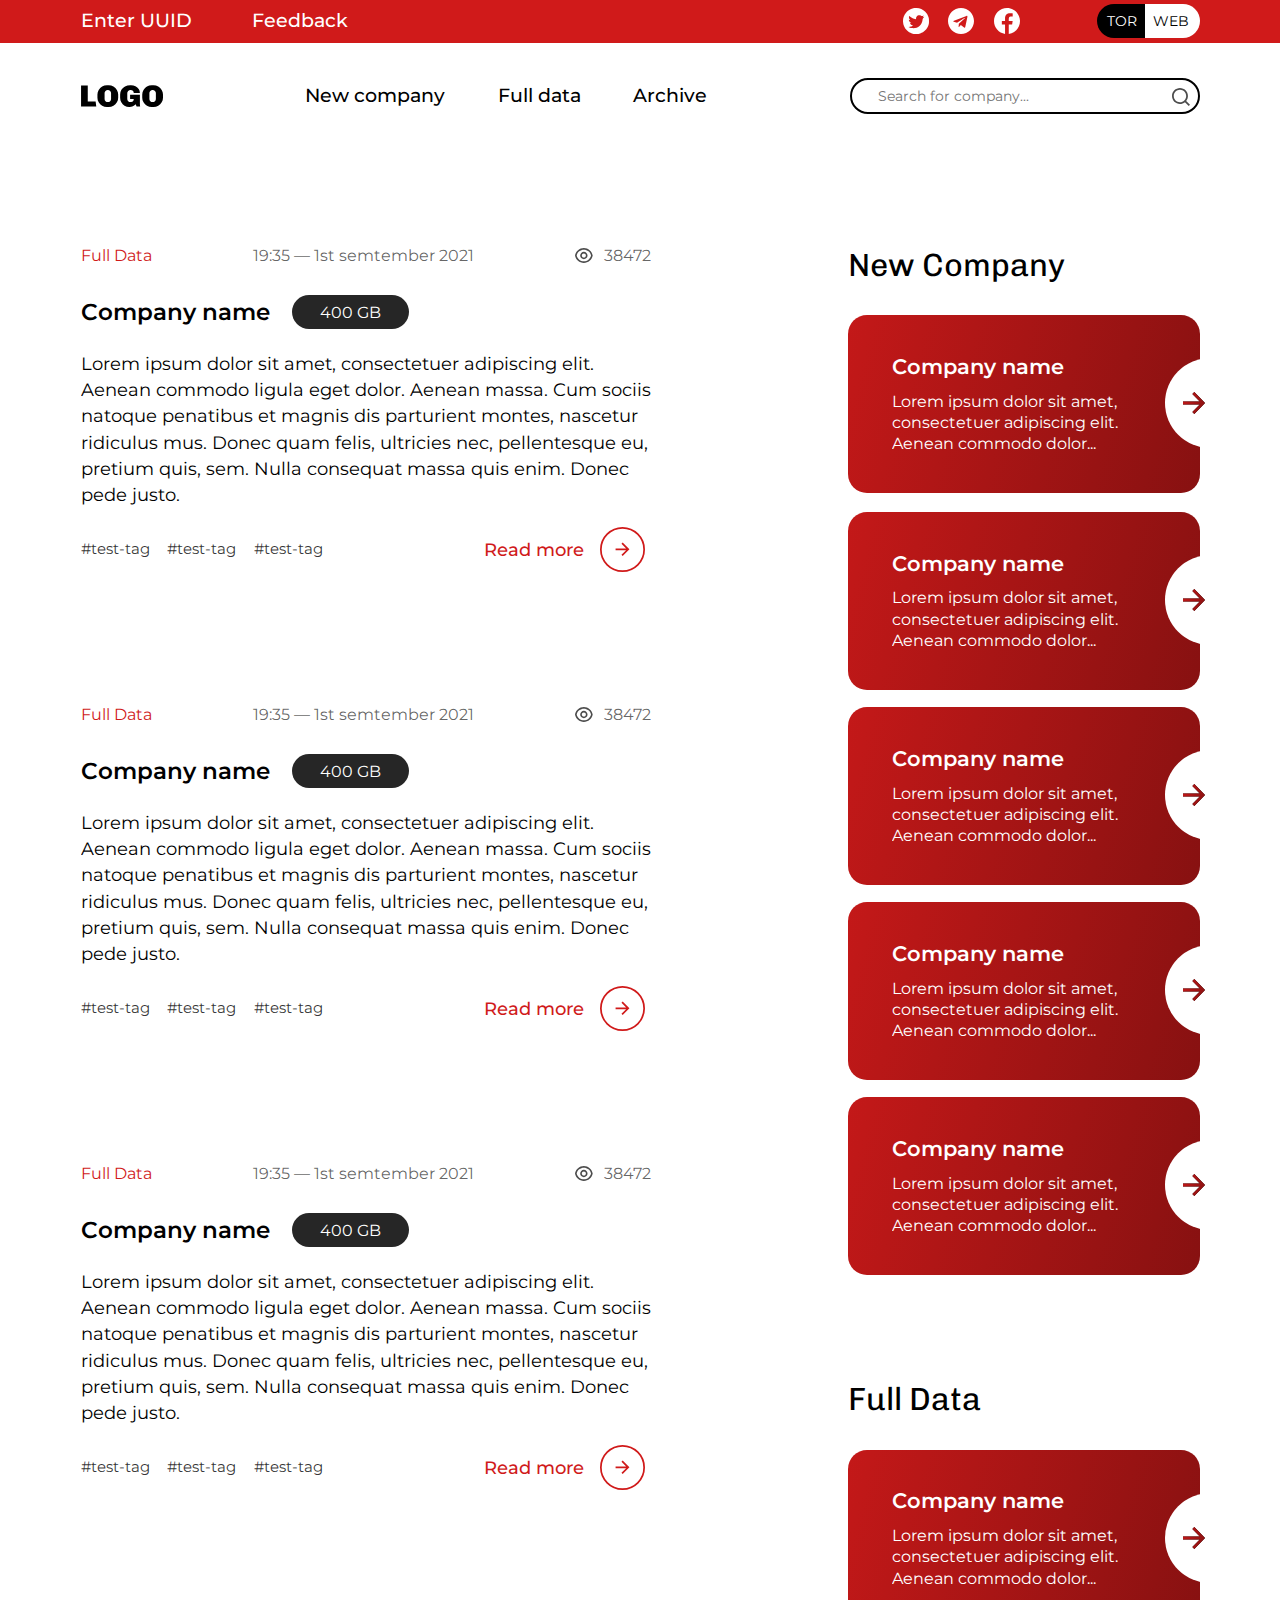
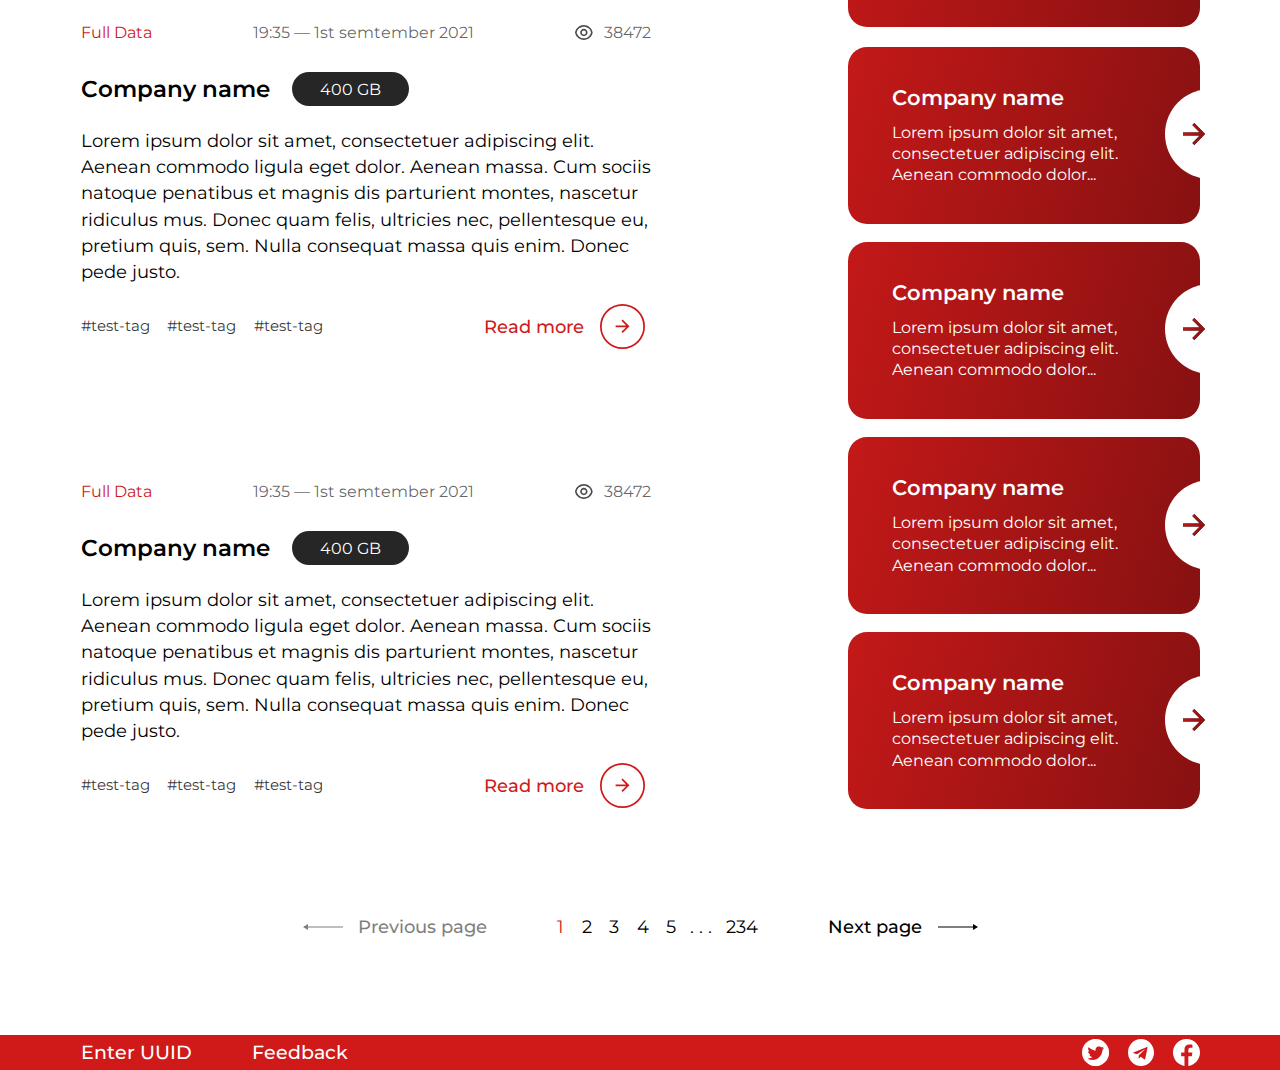
<file: index.html>
<!DOCTYPE html>
<html lang="ru">
  <head>
    <meta charset="UTF-8" />
    <meta http-equiv="X-UA-Compatible" content="IE=edge" />
    <link rel="stylesheet" href="./assets/css/reset.css" />
    <link rel="stylesheet" href="./assets/css/bootstrap-grid.min.css" />
    <link rel="stylesheet" href="./assets/css/style.css" />
    <script src="https://ajax.googleapis.com/ajax/libs/jquery/3.1.1/jquery.min.js"></script>
    <script src="./assets/js/jquery.mask.min.js"></script>
    <title>Fulix - Main</title>
  </head>
  <body>
    <div class="wrapper">
      <div id="UUID" class="mainModal">
        <div class="modalUUID">
          <a href="#close" title="Закрыть" class="close">X</a>
          <h2>ENTER UUID</h2>
          <p>
            Lorem ipsum dolor sit amet, consectetuer adipiscing elit. Aenean
            commodo ligula eget dolor. Aenean massa. Cum sociis natoque
            penatibus et magnis dis parturient
          </p>
          <form action="index.html">
            <input
              class="uuid-input"
              name="UUID-text"
              type="text"
              maxlength="20"
              minlength="19"
              required
              placeholder="XXXX-XXXX-XXXX..."
            />
            <input type="submit" value="ENTER" />
          </form>
          <p class="gotofb">
            If you do not have UUID, please contact via the
            <a href="#feedback">feedback</a> form
          </p>
        </div>
      </div>
      <div id="feedback" class="mainModal">
        <div class="modalFeedback">
          <a href="#close" title="Закрыть" class="close">X</a>
          <h2>FEEDBACK</h2>
          <p>
            Lorem ipsum dolor sit amet, consectetuer adipiscing elit. Aenean
            commodo ligula eget dolor. Aenean massa. Cum sociis natoque
            penatibus et magnis dis parturient
          </p>
          <form autocomplete="on" action="index.html">
            <input
              name="feedback-name"
              required
              autocomplete="on"
              id="1"
              type="text"
              placeholder="Your name"
            />
            <input
              id="2"
              required
              name="feedback-contacts"
              autocomplete="on"
              type="email"
              placeholder="Your email"
            />
            <textarea
              name="feedback-message"
              required
              id="3"
              cols="30"
              rows="4"
              minlength="20"
              placeholder="Your message"
            ></textarea>
            <input type="submit" value="SEND" />
          </form>
        </div>
      </div>
      <header>
        <div class="container">
          <div class="row">
            <div class="header-content">
              <div class="header-start">
                <a href="#UUID">
                  <span>Enter UUID</span>
                </a>
                <a href="#feedback">
                  <span>Feedback</span>
                </a>
              </div>
              <div class="header-end">
                <div class="header-socials">
                  <a href="#">
                    <img src="./assets/images/twitter.svg" alt="twitter" />
                  </a>
                  <a href="#">
                    <img src="./assets/images/telegram.svg" alt="telegram" />
                  </a>
                  <a href="#">
                    <img src="./assets/images/facebook.svg" alt="facebook" />
                  </a>
                </div>
                <div class="header-buttons">
                  <button class="b_tor">TOR</button>
                  <button class="b_web">WEB</button>
                </div>
              </div>
            </div>
          </div>
        </div>
      </header>
      <main>
        <div class="container">
          <div class="row">
            <div class="sub-header">
              <div class="sh-start">
                <img src="./assets/images/Logo.svg" alt="Logo" />
              </div>
              <div class="sh-midle">
                <nav class="sh-midle-nav">
                  <ul>
                    <li class="sh-m-l"><a href="#">New company</a></li>
                    <li class="sh-m-l"><a href="#">Full data</a></li>
                    <li class="sh-m-l"><a href="#">Archive</a></li>
                  </ul>
                </nav>
              </div>
              <div class="sh-end">
                <form class="news-search">
                  <input
                    class="news-search_input"
                    type="text"
                    placeholder="Search for company..."
                  />
                  <button class="news-search_button" type="submit">
                    <img src="./assets/images/n-search.svg" alt="" />
                  </button>
                </form>
              </div>
            </div>
            <div class="m-main-content">
              <div class="m-c-main">
                <div class="ann-block">
                  <div class="a-b-head">
                    <div class="a-b-h-typedata">Full Data</div>
                    <div class="a-b-h-time">19:35 — 1st semtember 2021</div>
                    <div class="a-b-h-views-count d-flex">
                      <img src="./assets/images/views-count.svg" alt="" />
                      <p class="a-b-h-v-c-views">38472</p>
                    </div>
                  </div>
                  <div class="a-b-name">
                    <div class="a-b-n-name">Company name</div>
                    <span class="a-b-n-tag">400 GB</span>
                  </div>
                  <div class="a-b-text">
                    Lorem ipsum dolor sit amet, consectetuer adipiscing elit.
                    Aenean commodo ligula eget dolor. Aenean massa. Cum sociis
                    natoque penatibus et magnis dis parturient montes, nascetur
                    ridiculus mus. Donec quam felis, ultricies nec, pellentesque
                    eu, pretium quis, sem. Nulla consequat massa quis enim.
                    Donec pede justo.
                  </div>
                  <div class="a-b-bottom">
                    <div class="a-b-b-tags">
                      <span class="a-b-b-t-tag">#test-tag</span>
                      <span class="a-b-b-t-tag">#test-tag</span>
                      <span class="a-b-b-t-tag">#test-tag</span>
                    </div>
                    <div class="a-b-b-readmore">
                      <a href="#" class="a-b-b-r-link">
                        <button class="a-b-b-r-l-button">
                          <p class="a-b-b-r-l-b-text">Read more</p>
                          <img
                            class="a-b-b-r-l-b-img"
                            src="./assets/images/readmore-arrow.svg"
                            alt="arrow"
                          />
                        </button>
                      </a>
                    </div>
                  </div>
                </div>
                <div class="ann-block">
                  <div class="a-b-head">
                    <div class="a-b-h-typedata">Full Data</div>
                    <div class="a-b-h-time">19:35 — 1st semtember 2021</div>
                    <div class="a-b-h-views-count d-flex">
                      <img src="./assets/images/views-count.svg" alt="" />
                      <p class="a-b-h-v-c-views">38472</p>
                    </div>
                  </div>
                  <div class="a-b-name">
                    <div class="a-b-n-name">Company name</div>
                    <span class="a-b-n-tag">400 GB</span>
                  </div>
                  <div class="a-b-text">
                    Lorem ipsum dolor sit amet, consectetuer adipiscing elit.
                    Aenean commodo ligula eget dolor. Aenean massa. Cum sociis
                    natoque penatibus et magnis dis parturient montes, nascetur
                    ridiculus mus. Donec quam felis, ultricies nec, pellentesque
                    eu, pretium quis, sem. Nulla consequat massa quis enim.
                    Donec pede justo.
                  </div>
                  <div class="a-b-bottom">
                    <div class="a-b-b-tags">
                      <span class="a-b-b-t-tag">#test-tag</span>
                      <span class="a-b-b-t-tag">#test-tag</span>
                      <span class="a-b-b-t-tag">#test-tag</span>
                    </div>
                    <div class="a-b-b-readmore">
                      <a href="#" class="a-b-b-r-link">
                        <button class="a-b-b-r-l-button">
                          <p class="a-b-b-r-l-b-text">Read more</p>
                          <img
                            class="a-b-b-r-l-b-img"
                            src="./assets/images/readmore-arrow.svg"
                            alt="arrow"
                          />
                        </button>
                      </a>
                    </div>
                  </div>
                </div>
                <div class="ann-block">
                  <div class="a-b-head">
                    <div class="a-b-h-typedata">Full Data</div>
                    <div class="a-b-h-time">19:35 — 1st semtember 2021</div>
                    <div class="a-b-h-views-count d-flex">
                      <img src="./assets/images/views-count.svg" alt="" />
                      <p class="a-b-h-v-c-views">38472</p>
                    </div>
                  </div>
                  <div class="a-b-name">
                    <div class="a-b-n-name">Company name</div>
                    <span class="a-b-n-tag">400 GB</span>
                  </div>
                  <div class="a-b-text">
                    Lorem ipsum dolor sit amet, consectetuer adipiscing elit.
                    Aenean commodo ligula eget dolor. Aenean massa. Cum sociis
                    natoque penatibus et magnis dis parturient montes, nascetur
                    ridiculus mus. Donec quam felis, ultricies nec, pellentesque
                    eu, pretium quis, sem. Nulla consequat massa quis enim.
                    Donec pede justo.
                  </div>
                  <div class="a-b-bottom">
                    <div class="a-b-b-tags">
                      <span class="a-b-b-t-tag">#test-tag</span>
                      <span class="a-b-b-t-tag">#test-tag</span>
                      <span class="a-b-b-t-tag">#test-tag</span>
                    </div>
                    <div class="a-b-b-readmore">
                      <a href="#" class="a-b-b-r-link">
                        <button class="a-b-b-r-l-button">
                          <p class="a-b-b-r-l-b-text">Read more</p>
                          <img
                            class="a-b-b-r-l-b-img"
                            src="./assets/images/readmore-arrow.svg"
                            alt="arrow"
                          />
                        </button>
                      </a>
                    </div>
                  </div>
                </div>
                <div class="ann-block">
                  <div class="a-b-head">
                    <div class="a-b-h-typedata">Full Data</div>
                    <div class="a-b-h-time">19:35 — 1st semtember 2021</div>
                    <div class="a-b-h-views-count d-flex">
                      <img src="./assets/images/views-count.svg" alt="" />
                      <p class="a-b-h-v-c-views">38472</p>
                    </div>
                  </div>
                  <div class="a-b-name">
                    <div class="a-b-n-name">Company name</div>
                    <span class="a-b-n-tag">400 GB</span>
                  </div>
                  <div class="a-b-text">
                    Lorem ipsum dolor sit amet, consectetuer adipiscing elit.
                    Aenean commodo ligula eget dolor. Aenean massa. Cum sociis
                    natoque penatibus et magnis dis parturient montes, nascetur
                    ridiculus mus. Donec quam felis, ultricies nec, pellentesque
                    eu, pretium quis, sem. Nulla consequat massa quis enim.
                    Donec pede justo.
                  </div>
                  <div class="a-b-bottom">
                    <div class="a-b-b-tags">
                      <span class="a-b-b-t-tag">#test-tag</span>
                      <span class="a-b-b-t-tag">#test-tag</span>
                      <span class="a-b-b-t-tag">#test-tag</span>
                    </div>
                    <div class="a-b-b-readmore">
                      <a href="#" class="a-b-b-r-link">
                        <button class="a-b-b-r-l-button">
                          <p class="a-b-b-r-l-b-text">Read more</p>
                          <img
                            class="a-b-b-r-l-b-img"
                            src="./assets/images/readmore-arrow.svg"
                            alt="arrow"
                          />
                        </button>
                      </a>
                    </div>
                  </div>
                </div>
                <div class="ann-block">
                  <div class="a-b-head">
                    <div class="a-b-h-typedata">Full Data</div>
                    <div class="a-b-h-time">19:35 — 1st semtember 2021</div>
                    <div class="a-b-h-views-count d-flex">
                      <img src="./assets/images/views-count.svg" alt="" />
                      <p class="a-b-h-v-c-views">38472</p>
                    </div>
                  </div>
                  <div class="a-b-name">
                    <div class="a-b-n-name">Company name</div>
                    <span class="a-b-n-tag">400 GB</span>
                  </div>
                  <div class="a-b-text">
                    Lorem ipsum dolor sit amet, consectetuer adipiscing elit.
                    Aenean commodo ligula eget dolor. Aenean massa. Cum sociis
                    natoque penatibus et magnis dis parturient montes, nascetur
                    ridiculus mus. Donec quam felis, ultricies nec, pellentesque
                    eu, pretium quis, sem. Nulla consequat massa quis enim.
                    Donec pede justo.
                  </div>
                  <div class="a-b-bottom">
                    <div class="a-b-b-tags">
                      <span class="a-b-b-t-tag">#test-tag</span>
                      <span class="a-b-b-t-tag">#test-tag</span>
                      <span class="a-b-b-t-tag">#test-tag</span>
                    </div>
                    <div class="a-b-b-readmore">
                      <a href="#" class="a-b-b-r-link">
                        <button class="a-b-b-r-l-button">
                          <p class="a-b-b-r-l-b-text">Read more</p>
                          <img
                            class="a-b-b-r-l-b-img"
                            src="./assets/images/readmore-arrow.svg"
                            alt="arrow"
                          />
                        </button>
                      </a>
                    </div>
                  </div>
                </div>
              </div>
              <div class="m-c-aside">
                <div class="m-c-aside-1">
                  <h2 class="aside-head">New Company</h2>
                  <div class="aside-card">
                    <a href="#">
                      <div class="aside-card-content">
                        <h3 class="a-c-c-h3">Company name</h3>
                        <h4 class="a-c-c-h4">
                          Lorem ipsum dolor sit amet, consectetuer adipiscing
                          elit. Aenean commodo dolor...
                        </h4>
                      </div>
                    </a>
                  </div>
                  <div class="aside-card">
                    <a href="#">
                      <div class="aside-card-content">
                        <h3 class="a-c-c-h3">Company name</h3>
                        <h4 class="a-c-c-h4">
                          Lorem ipsum dolor sit amet, consectetuer adipiscing
                          elit. Aenean commodo dolor...
                        </h4>
                      </div>
                    </a>
                  </div>
                  <div class="aside-card">
                    <a href="#">
                      <div class="aside-card-content">
                        <h3 class="a-c-c-h3">Company name</h3>
                        <h4 class="a-c-c-h4">
                          Lorem ipsum dolor sit amet, consectetuer adipiscing
                          elit. Aenean commodo dolor...
                        </h4>
                      </div>
                    </a>
                  </div>
                  <div class="aside-card">
                    <a href="#">
                      <div class="aside-card-content">
                        <h3 class="a-c-c-h3">Company name</h3>
                        <h4 class="a-c-c-h4">
                          Lorem ipsum dolor sit amet, consectetuer adipiscing
                          elit. Aenean commodo dolor...
                        </h4>
                      </div>
                    </a>
                  </div>
                  <div class="aside-card">
                    <a href="#">
                      <div class="aside-card-content">
                        <h3 class="a-c-c-h3">Company name</h3>
                        <h4 class="a-c-c-h4">
                          Lorem ipsum dolor sit amet, consectetuer adipiscing
                          elit. Aenean commodo dolor...
                        </h4>
                      </div>
                    </a>
                  </div>
                </div>
                <div class="m-c-aside-2">
                  <h2 class="aside-head">Full Data</h2>
                  <div class="aside-card">
                    <a href="#">
                      <div class="aside-card-content">
                        <h3 class="a-c-c-h3">Company name</h3>
                        <h4 class="a-c-c-h4">
                          Lorem ipsum dolor sit amet, consectetuer adipiscing
                          elit. Aenean commodo dolor...
                        </h4>
                      </div>
                    </a>
                  </div>
                  <div class="aside-card">
                    <a href="#">
                      <div class="aside-card-content">
                        <h3 class="a-c-c-h3">Company name</h3>
                        <h4 class="a-c-c-h4">
                          Lorem ipsum dolor sit amet, consectetuer adipiscing
                          elit. Aenean commodo dolor...
                        </h4>
                      </div>
                    </a>
                  </div>
                  <div class="aside-card">
                    <a href="#">
                      <div class="aside-card-content">
                        <h3 class="a-c-c-h3">Company name</h3>
                        <h4 class="a-c-c-h4">
                          Lorem ipsum dolor sit amet, consectetuer adipiscing
                          elit. Aenean commodo dolor...
                        </h4>
                      </div>
                    </a>
                  </div>
                  <div class="aside-card">
                    <a href="#">
                      <div class="aside-card-content">
                        <h3 class="a-c-c-h3">Company name</h3>
                        <h4 class="a-c-c-h4">
                          Lorem ipsum dolor sit amet, consectetuer adipiscing
                          elit. Aenean commodo dolor...
                        </h4>
                      </div>
                    </a>
                  </div>
                  <div class="aside-card">
                    <a href="#">
                      <div class="aside-card-content">
                        <h3 class="a-c-c-h3">Company name</h3>
                        <h4 class="a-c-c-h4">
                          Lorem ipsum dolor sit amet, consectetuer adipiscing
                          elit. Aenean commodo dolor...
                        </h4>
                      </div>
                    </a>
                  </div>
                </div>
              </div>
            </div>
            <div class="main-nav">
              <div class="main-nav-nav">
                <a class="m-n-n-link link-unactive" href="#">
                  <img src="./assets/images/prev-arrow.svg" alt="" />
                  <p class="m-n-n-l-text">Previous page</p>
                </a>
                <div class="main-nav-numbers">
                  <a class="m-n-n-number number-active" href="#">1</a>
                  <a class="m-n-n-number" href="#">2</a>
                  <a class="m-n-n-number" href="#">3</a>
                  <a class="m-n-n-number" href="#">4</a>
                  <a class="m-n-n-number" href="#">5</a>
                  <span>. . .</span>
                  <a class="m-n-n-number" href="#">234</a>
                </div>
                <a class="m-n-n-link" href="#">
                  <p class="m-n-n-l-text">Next page</p>
                  <img src="./assets/images/next-arrow.svg" alt="" />
                </a>
              </div>
            </div>
          </div>
        </div>
      </main>
      <footer>
        <div class="container">
          <div class="row">
            <div class="header-content">
              <div class="header-start">
                <a href="#UUID">
                  <span>Enter UUID</span>
                </a>
                <a href="#feedback">
                  <span>Feedback</span>
                </a>
              </div>
              <div class="header-end">
                <div class="header-socials">
                  <a href="#">
                    <img src="./assets/images/twitter.svg" alt="twitter" />
                  </a>
                  <a href="#">
                    <img src="./assets/images/telegram.svg" alt="telegram" />
                  </a>
                  <a href="#">
                    <img src="./assets/images/facebook.svg" alt="facebook" />
                  </a>
                </div>
              </div>
            </div>
          </div>
        </div>
      </footer>
    </div>
  </body>
  <script>
    $("body").on("input", ".uuid-input", function () {
      this.value = this.value.toUpperCase();
      $(".uuid-input").mask("AAAA-AAAA-AAAA-AAAA", {
        translation: {
          A: { pattern: /[A-Za-z0-9]/ },
        },
      });
    });
  </script>
</html>
</file>
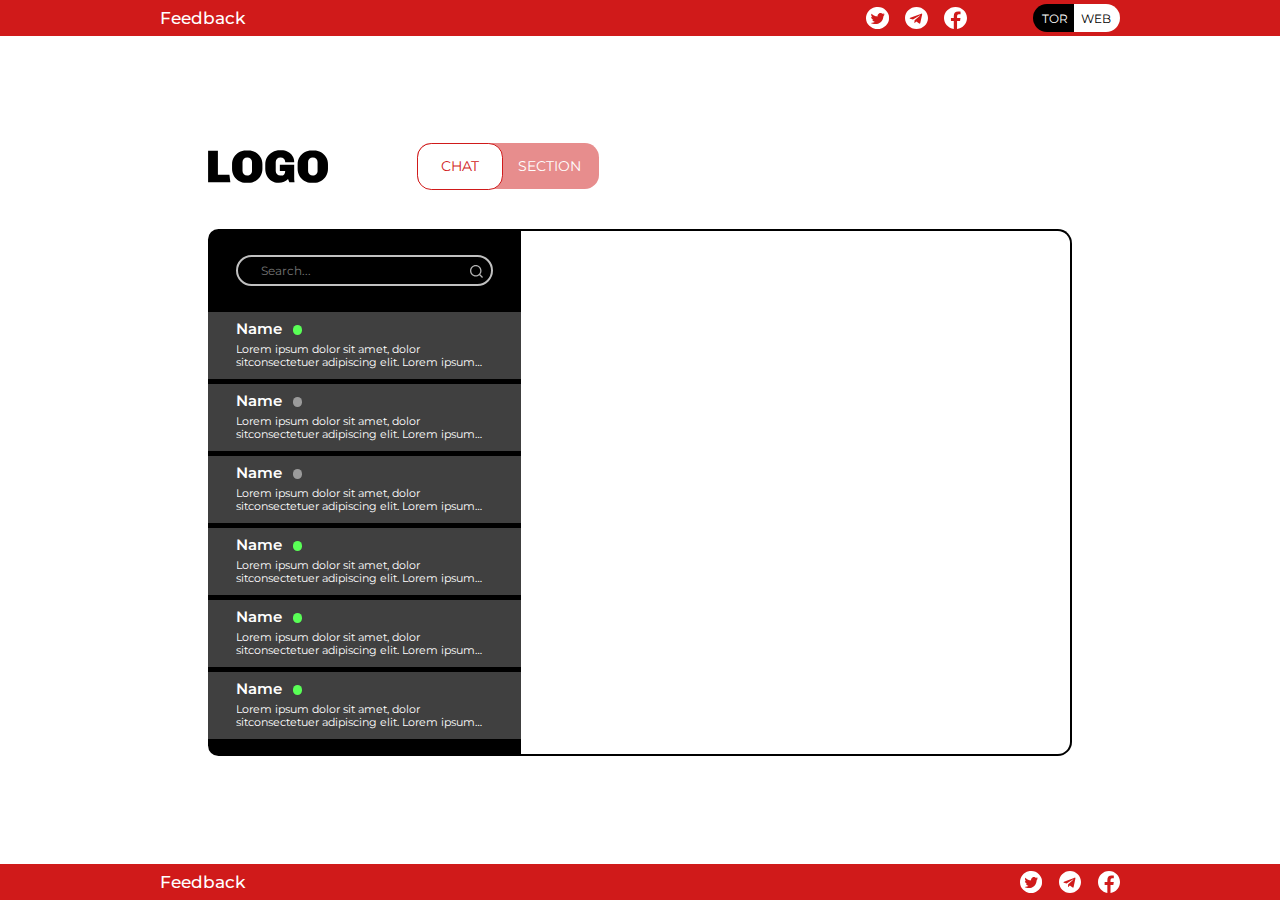
<file: chat-support.html>
<!DOCTYPE html>
<html lang="ru">
  <head>
    <meta charset="UTF-8" />
    <meta http-equiv="X-UA-Compatible" content="IE=edge" />
    <link rel="stylesheet" href="./assets/css/reset.css" />
    <link rel="stylesheet" href="./assets/css/support-style.css" />
    <script src="https://ajax.googleapis.com/ajax/libs/jquery/3.1.1/jquery.min.js"></script>
    <title>Fulix - Chat (support)</title>
  </head>

  <body>
    <div class="wrapper">
      <header>
        <div class="header-content wrp">
          <div class="header-start">
            <span>Feedback</span>
          </div>
          <div class="header-end">
            <div class="header-socials">
              <a href="#">
                <img src="./assets/images/twitter.svg" alt="twitter" />
              </a>
              <a href="#">
                <img src="./assets/images/telegram.svg" alt="telegram" />
              </a>
              <a href="#">
                <img src="./assets/images/facebook.svg" alt="facebook" />
              </a>
            </div>
            <div class="header-buttons">
              <button class="b_tor">TOR</button>
              <button class="b_web">WEB</button>
            </div>
          </div>
        </div>
      </header>
      <main class="chat">
        <div class="chat-content wrp">
          <div class="chat-head">
            <img class="chat-head_img" src="./assets/images/Logo.svg" alt="" />
            <label class="checkbox-red">
              <input id="change" type="checkbox" />
              <span
                class="checkbox-red-switch"
                data-label-on="SECTION"
                data-label-off="CHAT"
              ></span>
            </label>
          </div>
          <div class="chat-body">
            <div class="chats">
              <div class="chats-head">
                <form class="chats-search">
                  <input
                    class="chats-search_input"
                    type="text"
                    placeholder="Search..."
                  />
                  <button class="chats-search_button" type="submit">
                    <img src="./assets/images/search.svg" alt="" />
                  </button>
                </form>
              </div>
              <div class="chats-content">
                <div id="tabsDiv">
                  <ul class="ulClass" style="height: 300px">
                    <li>
                      <button
                        class="linkClass"
                        onclick="displayContent(event, 'chat1')"
                      >
                        <div class="subject_name online">Name</div>
                        <div class="subject_preview">
                          Lorem ipsum dolor sit amet, dolor sitconsectetuer
                          adipiscing elit. Lorem ipsum dolor sit amet, dolor
                          sitconsectetuer adipiscing elit. Lorem ipsum dolor sit
                          amet, dolor sitconsectetuer adipiscing elit. Lorem
                          ipsum dolor sit amet, dolor sitconsectetuer adipiscing
                          elit. Lorem ipsum dolor sit amet, dolor
                          sitconsectetuer adipiscing elit.
                        </div>
                      </button>
                    </li>
                    <li>
                      <button
                        class="linkClass"
                        onclick="displayContent(event, 'chat2')"
                      >
                        <div class="subject_name">Name</div>
                        <div class="subject_preview">
                          Lorem ipsum dolor sit amet, dolor sitconsectetuer
                          adipiscing elit. Lorem ipsum dolor sit amet, dolor
                          sitconsectetuer adipiscing elit. Lorem ipsum dolor sit
                          amet, dolor sitconsectetuer adipiscing elit. Lorem
                          ipsum dolor sit amet, dolor sitconsectetuer adipiscing
                          elit. Lorem ipsum dolor sit amet, dolor
                          sitconsectetuer adipiscing elit.
                        </div>
                      </button>
                    </li>
                    <li>
                      <button
                        class="linkClass"
                        onclick="displayContent(event, 'chat3')"
                      >
                        <div class="subject_name">Name</div>
                        <div class="subject_preview">
                          Lorem ipsum dolor sit amet, dolor sitconsectetuer
                          adipiscing elit. Lorem ipsum dolor sit amet, dolor
                          sitconsectetuer adipiscing elit. Lorem ipsum dolor sit
                          amet, dolor sitconsectetuer adipiscing elit. Lorem
                          ipsum dolor sit amet, dolor sitconsectetuer adipiscing
                          elit. Lorem ipsum dolor sit amet, dolor
                          sitconsectetuer adipiscing elit.
                        </div>
                      </button>
                    </li>
                    <li>
                      <button
                        class="linkClass"
                        onclick="displayContent(event, 'chat4')"
                      >
                        <div class="subject_name online">Name</div>
                        <div class="subject_preview">
                          Lorem ipsum dolor sit amet, dolor sitconsectetuer
                          adipiscing elit. Lorem ipsum dolor sit amet, dolor
                          sitconsectetuer adipiscing elit. Lorem ipsum dolor sit
                          amet, dolor sitconsectetuer adipiscing elit. Lorem
                          ipsum dolor sit amet, dolor sitconsectetuer adipiscing
                          elit. Lorem ipsum dolor sit amet, dolor
                          sitconsectetuer adipiscing elit.
                        </div>
                      </button>
                    </li>
                    <li>
                      <button
                        class="linkClass"
                        onclick="displayContent(event, 'chat5')"
                      >
                        <div class="subject_name online">Name</div>
                        <div class="subject_preview">
                          Lorem ipsum dolor sit amet, dolor sitconsectetuer
                          adipiscing elit. Lorem ipsum dolor sit amet, dolor
                          sitconsectetuer adipiscing elit. Lorem ipsum dolor sit
                          amet, dolor sitconsectetuer adipiscing elit. Lorem
                          ipsum dolor sit amet, dolor sitconsectetuer adipiscing
                          elit. Lorem ipsum dolor sit amet, dolor
                          sitconsectetuer adipiscing elit.
                        </div>
                      </button>
                    </li>
                    <li>
                      <button
                        class="linkClass"
                        onclick="displayContent(event, 'chat6')"
                      >
                        <div class="subject_name online">Name</div>
                        <div class="subject_preview">
                          Lorem ipsum dolor sit amet, dolor sitconsectetuer
                          adipiscing elit. Lorem ipsum dolor sit amet, dolor
                          sitconsectetuer adipiscing elit. Lorem ipsum dolor sit
                          amet, dolor sitconsectetuer adipiscing elit. Lorem
                          ipsum dolor sit amet, dolor sitconsectetuer adipiscing
                          elit. Lorem ipsum dolor sit amet, dolor
                          sitconsectetuer adipiscing elit.
                        </div>
                      </button>
                    </li>
                  </ul>
                </div>
              </div>
            </div>
            <div class="chats-active">
              <div id="chat1" class="contentClass">
                <div class="timer">
                  <div id="timer"></div>
                </div>
                <div class="subject-chat_headname">
                  <h3>Example text</h3>
                  <h4>example text</h4>
                </div>
                <div class="subject-chat_messenger">
                  <div class="messenger_user m_message">
                    <div class="message_head">
                      <div class="message_name">Name</div>
                      <div class="message_status">
                        <img src="./assets/images/read.svg" alt="" />
                      </div>
                      <div class="message_time">10:42</div>
                    </div>
                    <div class="message_content">
                      <div class="message_block">
                        <p class="message_text">
                          Lorem ipsum dolor sit amet, consectetuer adipiscing
                          elit. Lorem ipsum dolor sit amet, consectetuer
                          adipiscing elit. Lorem ipsum dolor sit amet,
                          consectetuer adipiscing elit. Lorem ipsum dolor sit
                          amet, consectetuer adipiscing.
                        </p>
                      </div>
                    </div>
                  </div>
                  <div class="messenger_admin m_message">
                    <div class="message_head">
                      <div class="message_name">Support</div>
                      <div class="message_status">
                        <img src="./assets/images/read.svg" alt="" />
                      </div>
                      <div class="message_time">10:47</div>
                    </div>
                    <div class="message_content">
                      <div class="message_block">
                        <p class="message_text">
                          Lorem ipsum dolor sit amet, consectetuer adipiscing
                          elit. Lorem ipsum dolor sit amet, consectetuer
                          adipiscing elit. Lorem ipsum dolor sit amet,
                          consectetuer adipiscing elit. Lorem ipsum dolor sit
                          amet, consectetuer adipiscing.
                        </p>
                      </div>
                    </div>
                  </div>
                  <div class="messenger_user m_message">
                    <div class="message_head">
                      <div class="message_name">Name</div>
                      <div class="message_status">
                        <img src="./assets/images/send.svg" alt="" />
                      </div>
                      <div class="message_time">10:52</div>
                    </div>
                    <div class="message_content">
                      <div class="message_block">
                        <p class="message_text">
                          Lorem ipsum dolor sit amet, consectetuer adipiscing
                          elit. Lorem ipsum dolor sit amet, consectetuer
                          adipiscing elit. Lorem ipsum dolor sit amet,
                          consectetuer adipiscing elit. Lorem ipsum dolor sit
                          amet, consectetuer adipiscing.
                        </p>
                      </div>
                    </div>
                  </div>
                  <div class="messenger_user m_message">
                    <div class="message_head">
                      <div class="message_name">Name</div>
                      <div class="message_status">
                        <img src="./assets/images/error.svg" alt="" />
                      </div>
                      <div class="message_time">10:55</div>
                    </div>
                    <div class="message_content">
                      <div class="message_block">
                        <p class="message_text">Lorem ipsum dolor sit amet</p>
                      </div>
                    </div>
                  </div>
                </div>
                <div class="subject-chat_input">
                  <form class="messenger_field" action="">
                    <label class="inp_file_label" for="inp_file">
                      <img src="./assets/images/attach.svg" alt="" />
                    </label>
                    <input
                      class="messenger_input__file"
                      type="file"
                      id="inp_file"
                      name="inp_file"
                    />
                    <input
                      class="messenger_input"
                      type="text"
                      placeholder="Write message..."
                    />
                    <button class="messenger_input__sendbutton" type="submit">
                      <img src="./assets/images/m_i_b.svg" alt="" />
                    </button>
                  </form>
                </div>
              </div>
              <div id="chat2" class="contentClass">
                <h3>Practice</h3>
                <p>
                  Lorem ipsum dolor sit amet, consectetur adipiscing elit, sed
                  do eiusmod tempor incididunt ut labore et dolore magna aliqua.
                  Fringilla urna porttitor rhoncus dolor purus non enim praesent
                  elementum. Facilisis sed odio morbi quis commodo odio aenean
                  sed. Vulputate eu scelerisque felis imperdiet proin fermentum
                  leo vel. At augue eget arcu dictum varius duis at consectetur
                  lorem. Cursus risus at ultrices mi tempus imperdiet nulla
                  malesuada. Facilisis magna etiam tempor orci eu. Velit
                  dignissim sodales ut eu. Augue neque gravida in fermentum et
                  sollicitudin ac orci phasellus. Mi proin sed libero enim sed
                  faucibus turpis in eu. Mauris ultrices eros in cursus turpis
                  massa tincidunt. Eu scelerisque felis imperdiet proin
                  fermentum. Egestas sed tempus urna et pharetra pharetra massa.
                  Tortor dignissim convallis aenean et tortor at risus viverra.
                  Vitae purus faucibus ornare suspendisse. Cras ornare arcu dui
                  vivamus.
                </p>
              </div>
              <div id="chat3" class="contentClass">
                <h3>Elfifsd</h3>
                <p>
                  Eleifend mi in nulla posuere sollicitudin. Sed arcu non odio
                  euismod lacinia. Interdum consectetur libero id faucibus nisl.
                  Aenean pharetra magna ac placerat vestibulum lectus mauris
                  ultrices. Iaculis nunc sed augue lacus viverra vitae. Nulla
                  facilisi morbi tempus iaculis urna id. Nulla at volutpat diam
                  ut venenatis tellus. Fringilla urna porttitor rhoncus dolor
                  purus non. Id eu nisl nunc mi. Ut etiam sit amet nisl purus in
                  mollis nunc sed. Lacus laoreet non curabitur gravida arcu ac
                  tortor dignissim convallis. Arcu non sodales neque sodales.
                  Feugiat scelerisque varius morbi enim nunc faucibus. Bibendum
                  at varius vel pharetra vel. Massa vitae tortor condimentum
                  lacinia quis. Adipiscing tristique risus nec feugiat in
                  fermentum posuere urna. A lacus vestibulum sed arcu non odio
                  euismod lacinia at. Tincidunt arcu non sodales neque sodales
                  ut etiam.
                </p>
              </div>
              <div id="chat4" class="contentClass">
                <h3>Greedy Algorithms</h3>
                <p>
                  Non consectetur a erat nam at lectus. Ultricies lacus sed
                  turpis tincidunt. Orci eu lobortis elementum nibh tellus
                  molestie nunc non. Ultrices in iaculis nunc sed augue. Cras
                  sed felis eget velit aliquet sagittis. Amet est placerat in
                  egestas erat imperdiet. Dictum sit amet justo donec enim diam
                  vulputate ut. Ornare suspendisse sed nisi lacus sed viverra
                  tellus in hac. Sem nulla pharetra diam sit amet nisl. Mattis
                  rhoncus urna neque viverra justo nec ultrices. Augue mauris
                  augue neque gravida in fermentum et sollicitudin. Vulputate
                  odio ut enim blandit volutpat. At in tellus integer feugiat
                  scelerisque varius morbi. Morbi tristique senectus et netus et
                  malesuada. Donec pretium vulputate sapien nec sagittis aliquam
                  malesuada bibendum arcu. Id venenatis a condimentum vitae
                  sapien pellentesque. Vitae ultricies leo integer malesuada
                  nunc vel. Fermentum et sollicitudin ac orci phasellus egestas
                  tellus rutrum. Vel pretium lectus quam id leo in vitae. Nisl
                  purus in mollis nunc sed id semper.
                </p>
              </div>
              <div id="chat5" class="contentClass">
                <h3>Greedy Algorithms</h3>
                <p>
                  Ut diam quam nulla porttitor massa id neque. Urna nunc id
                  cursus metus aliquam eleifend mi. Fermentum posuere urna nec
                  tincidunt praesent. Eget gravida cum sociis natoque penatibus
                  et magnis. Convallis tellus id interdum velit laoreet id
                  donec. Facilisis volutpat est velit egestas. In est ante in
                  nibh. Integer enim neque volutpat ac. Orci eu lobortis
                  elementum nibh tellus molestie nunc non blandit. Ac orci
                  phasellus egestas tellus rutrum tellus pellentesque eu.
                  Senectus et netus et malesuada fames.
                </p>
              </div>
              <div id="chat6" class="contentClass">
                <h3>Greedy Algorithms</h3>
                <p>
                  Congue quisque egestas diam in arcu. Venenatis a condimentum
                  vitae sapien pellentesque habitant morbi tristique. In arcu
                  cursus euismod quis viverra nibh cras pulvinar. In cursus
                  turpis massa tincidunt. Consectetur purus ut faucibus
                  pulvinar. Fusce ut placerat orci nulla pellentesque dignissim
                  enim sit amet. Augue mauris augue neque gravida in fermentum
                  et sollicitudin. Arcu odio ut sem nulla pharetra diam sit
                  amet. Pulvinar pellentesque habitant morbi tristique senectus.
                  Aliquam id diam maecenas ultricies mi eget mauris. Facilisi
                  morbi tempus iaculis urna id volutpat lacus laoreet non.
                  Gravida dictum fusce ut placerat. Sed lectus vestibulum mattis
                  ullamcorper velit sed ullamcorper morbi tincidunt. Eleifend
                  quam adipiscing vitae proin sagittis. Sit amet consectetur
                  adipiscing elit ut aliquam purus sit amet. Urna id volutpat
                  lacus laoreet non curabitur gravida. Euismod nisi porta lorem
                  mollis. Cursus in hac habitasse platea dictumst quisque
                  sagittis.
                </p>
              </div>
            </div>
          </div>
        </div>
      </main>
      <footer>
        <div class="header-content wrp">
          <div class="header-start">
            <span>Feedback</span>
          </div>
          <div class="header-end">
            <div class="header-socials">
              <a href="#">
                <img src="./assets/images/twitter.svg" alt="twitter" />
              </a>
              <a href="#">
                <img src="./assets/images/telegram.svg" alt="telegram" />
              </a>
              <a href="#">
                <img src="./assets/images/facebook.svg" alt="facebook" />
              </a>
            </div>
          </div>
        </div>
      </footer>
    </div>
  </body>
  <script>
    $(window).keyup(function (e) {
      var target = $(".checkbox-red input:focus");
      if (e.keyCode == 9 && $(target).length) {
        $(target).parent().addClass("focused");
      }
    });
    // change.onclick = function () {
    //   window.location.href = "https://google.com";
    // };
    $(".checkbox-red input").focusout(function () {
      $(this).parent().removeClass("focused");
    });
    function displayContent(event, contentNameID) {
      let content = document.getElementsByClassName("contentClass");
      let totalCount = content.length;

      // Loop through the content class
      // and hide the tabs first
      for (let count = 0; count < totalCount; count++) {
        content[count].style.display = "none";
      }

      let links = document.getElementsByClassName("linkClass");
      totalLinks = links.length;

      // Loop through the links and
      // remove the active class
      for (let count = 0; count < totalLinks; count++) {
        links[count].classList.remove("active");
      }

      // Display the current tab
      document.getElementById(contentNameID).style.display = "block";

      // Add the active class to the current tab
      event.currentTarget.classList.add("active");
    }
  </script>
  <script src="./assets/js/timer.js" prefer></script>
</html>
</file>
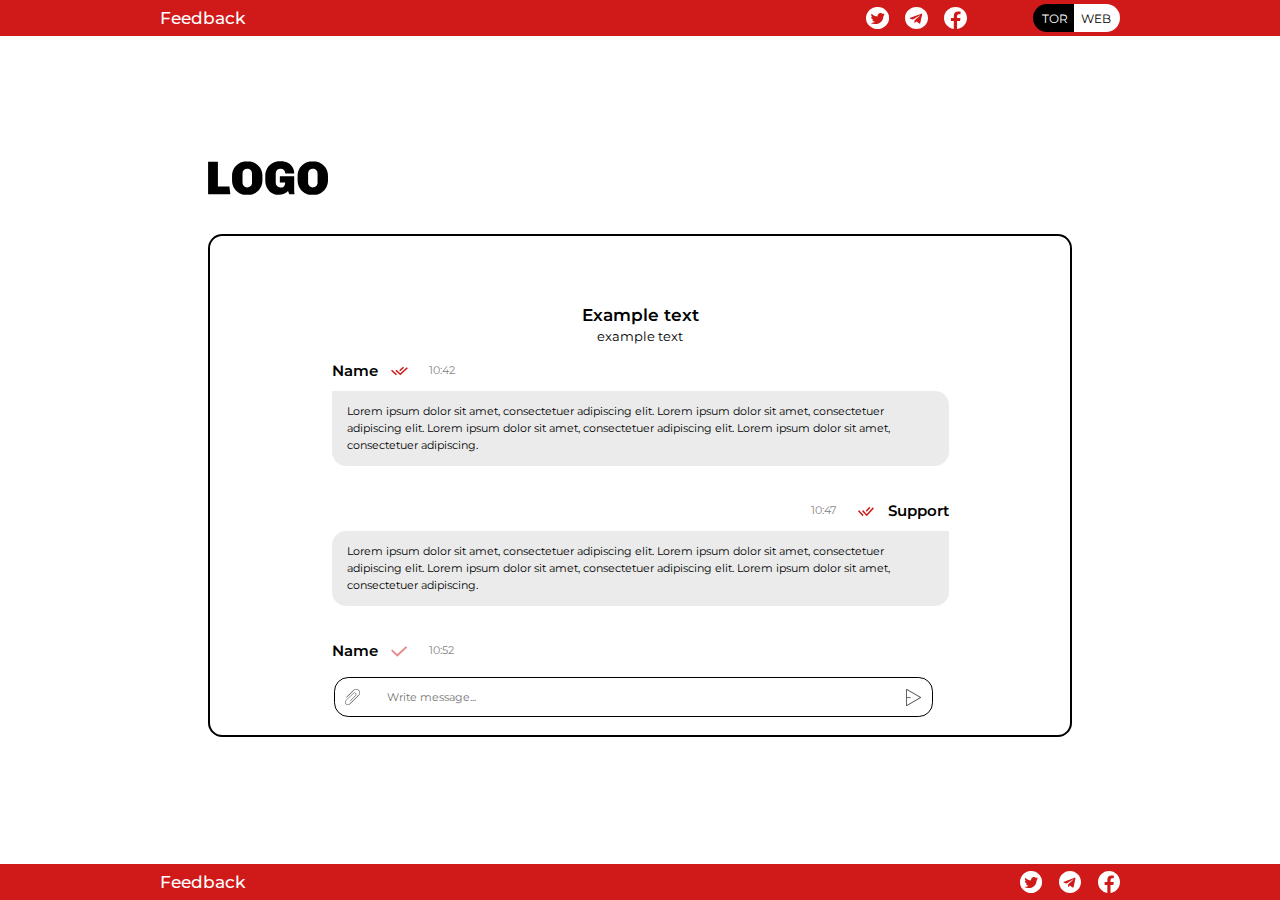
<file: chat.html>
<!DOCTYPE html>
<html lang="ru">
  <head>
    <meta charset="UTF-8" />
    <meta http-equiv="X-UA-Compatible" content="IE=edge" />
    <link rel="stylesheet" href="./assets/css/reset.css" />
    <link rel="stylesheet" href="./assets/css/support-style.css" />
    <script src="https://ajax.googleapis.com/ajax/libs/jquery/3.1.1/jquery.min.js"></script>
    <title>Fulix - Chat (support)</title>
  </head>

  <body>
    <div class="wrapper">
      <header>
        <div class="header-content wrp">
          <div class="header-start">
            <span>Feedback</span>
          </div>
          <div class="header-end">
            <div class="header-socials">
              <a href="#">
                <img src="./assets/images/twitter.svg" alt="twitter" />
              </a>
              <a href="#">
                <img src="./assets/images/telegram.svg" alt="telegram" />
              </a>
              <a href="#">
                <img src="./assets/images/facebook.svg" alt="facebook" />
              </a>
            </div>
            <div class="header-buttons">
              <button class="b_tor">TOR</button>
              <button class="b_web">WEB</button>
            </div>
          </div>
        </div>
      </header>
      <main class="chat">
        <div class="chat-content wrp">
          <div class="chat-head">
            <img class="chat-head_img" src="./assets/images/Logo.svg" alt="" />
          </div>
          <div class="chat-body">
            <div class="chat-active">
              <div class="chat-content">
                <div class="timer">
                  <div id="timer"></div>
                </div>
                <div class="subject-chat_headname">
                  <h3>Example text</h3>
                  <h4>example text</h4>
                </div>
                <div class="chat_messenger">
                  <div class="messenger_user m_message">
                    <div class="message_head">
                      <div class="message_name">Name</div>
                      <div class="message_status">
                        <img src="./assets/images/read.svg" alt="" />
                      </div>
                      <div class="message_time">10:42</div>
                    </div>
                    <div class="message_content">
                      <div class="message_block">
                        <p class="message_text">
                          Lorem ipsum dolor sit amet, consectetuer adipiscing
                          elit. Lorem ipsum dolor sit amet, consectetuer
                          adipiscing elit. Lorem ipsum dolor sit amet,
                          consectetuer adipiscing elit. Lorem ipsum dolor sit
                          amet, consectetuer adipiscing.
                        </p>
                      </div>
                    </div>
                  </div>
                  <div class="messenger_admin m_message">
                    <div class="message_head">
                      <div class="message_name">Support</div>
                      <div class="message_status">
                        <img src="./assets/images/read.svg" alt="" />
                      </div>
                      <div class="message_time">10:47</div>
                    </div>
                    <div class="message_content">
                      <div class="message_block">
                        <p class="message_text">
                          Lorem ipsum dolor sit amet, consectetuer adipiscing
                          elit. Lorem ipsum dolor sit amet, consectetuer
                          adipiscing elit. Lorem ipsum dolor sit amet,
                          consectetuer adipiscing elit. Lorem ipsum dolor sit
                          amet, consectetuer adipiscing.
                        </p>
                      </div>
                    </div>
                  </div>
                  <div class="messenger_user m_message">
                    <div class="message_head">
                      <div class="message_name">Name</div>
                      <div class="message_status">
                        <img src="./assets/images/send.svg" alt="" />
                      </div>
                      <div class="message_time">10:52</div>
                    </div>
                    <div class="message_content">
                      <div class="message_block">
                        <p class="message_text">
                          Lorem ipsum dolor sit amet, consectetuer adipiscing
                          elit. Lorem ipsum dolor sit amet, consectetuer
                          adipiscing elit. Lorem ipsum dolor sit amet,
                          consectetuer adipiscing elit. Lorem ipsum dolor sit
                          amet, consectetuer adipiscing.
                        </p>
                      </div>
                    </div>
                  </div>
                  <div class="messenger_user m_message">
                    <div class="message_head">
                      <div class="message_name">Name</div>
                      <div class="message_status">
                        <img src="./assets/images/error.svg" alt="" />
                      </div>
                      <div class="message_time">10:55</div>
                    </div>
                    <div class="message_content">
                      <div class="message_block">
                        <p class="message_text">Lorem ipsum dolor sit amet</p>
                      </div>
                    </div>
                  </div>
                </div>
                <div class="chat_input">
                  <form class="messenger_field" action="">
                    <label class="inp_file_label" for="inp_file">
                      <img src="./assets/images/attach.svg" alt="" />
                    </label>
                    <input
                      class="messenger_input__file"
                      type="file"
                      id="inp_file"
                      name="inp_file"
                    />
                    <input
                      class="messenger_input"
                      type="text"
                      placeholder="Write message..."
                    />
                    <button class="messenger_input__sendbutton" type="submit">
                      <img src="./assets/images/m_i_b.svg" alt="" />
                    </button>
                  </form>
                </div>
              </div>
            </div>
          </div>
        </div>
      </main>
      <footer>
        <div class="header-content wrp">
          <div class="header-start">
            <span>Feedback</span>
          </div>
          <div class="header-end">
            <div class="header-socials">
              <a href="#">
                <img src="./assets/images/twitter.svg" alt="twitter" />
              </a>
              <a href="#">
                <img src="./assets/images/telegram.svg" alt="telegram" />
              </a>
              <a href="#">
                <img src="./assets/images/facebook.svg" alt="facebook" />
              </a>
            </div>
          </div>
        </div>
      </footer>
    </div>
  </body>
  <script></script>
  <script src="./assets/js/timer.js" prefer></script>
</html>
</file>
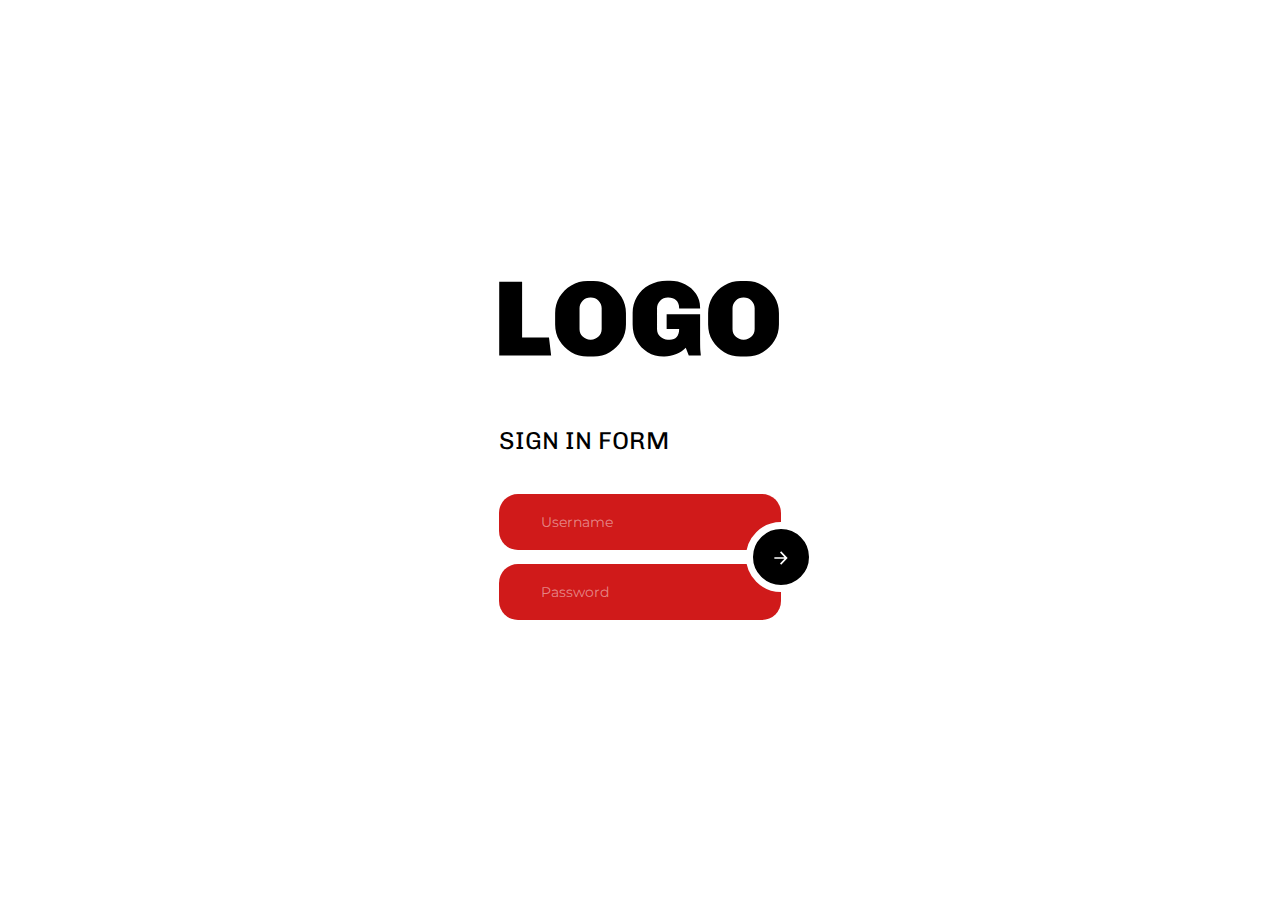
<file: login.html>
<!DOCTYPE html>
<html lang="ru">
  <head>
    <meta charset="UTF-8" />
    <meta http-equiv="X-UA-Compatible" content="IE=edge" />
    <link rel="stylesheet" href="./assets/css/reset.css" />
    <link rel="stylesheet" href="./assets/css/bootstrap-grid.min.css" />
    <link rel="stylesheet" href="./assets/css/style.css" />
    <title>Fulix - Login</title>
  </head>
  <body>
    <div class="login-wrapper">
      <div class="login-content">
        <div class="login-logo">
          <img src="./assets/images/Logo.svg" alt="" />
        </div>
        <div class="login-block">
          <h3>SIGN IN FORM</h3>
          <for class="login-form" action="">
            <input type="login" placeholder="Username" required autocomplete="on">
            <input type="password" placeholder="Password" required autocomplete="on">
            <button type="submit"><img src="./assets/images/login-arrow.svg" alt="Go"></button>
          </form>
        </div>
      </div>
    </div>
  </body>
</html>
</file>
<file: assets/css/style.css>
@import url('https://fonts.googleapis.com/css2?family=Chivo:wght@700&family=Montserrat:wght@400;500;600&display=swap');

html,
body {
  height: 100%;
}

body {
  background: #fff;
}

* {
  box-sizing: border-box;
  scroll-behavior: smooth;
}

html {
  font-family: 'Montserrat', sans-serif;
  font-size: 16px;
}

button {
  font-family: inherit;
}

a:focus {
  outline: none;
}

.wrapper {
  min-height: 100%;
  display: flex;
  flex-direction: column;
}

main {
  flex: 1 1 auto;
  /* display: flex;
  align-items: center; */
}

header {
  padding: 0.3125rem 0;
  background: #D01A1A;
}

footer {
  padding: 0.3125rem 0;
  background: #D01A1A;
}

@media (max-width:1400px) {
  html {
    font-size: 14px;
  }
}

@media (max-width:1200px) {
  html {
    font-size: 12px;
  }
}

.header-start span {
  font-weight: 500;
  font-size: 1.375rem;
  line-height: 1.6875rem;
  color: #FFFFFF;
}

.header-start a {
  text-decoration: none;
}

.header-start a:first-child {
  margin-right: 4rem;
}

.header-start span:hover {
  text-decoration-line: underline;
}

.header-socials {
  display: flex;
}

.header-socials a {
  display: inline-block;
  margin-right: 1.375rem;
}

.header-socials a:last-child {
  margin-right: 0;
}

.header-socials img {
  width: 1.875rem;
}

.header-content {
  display: flex;
  justify-content: space-between;
  align-items: center;
}

.header-end {
  display: flex;
  align-items: center;
}

.header-buttons {
  margin-left: 5.5rem;
  display: flex;
}

.b_tor {
  background: #000000;
  border: none;
  padding: 0.5625rem;
  padding-left: 0.5625rem;
  padding-left: 0.75rem;
  border-radius: 4.625rem 0px 0px 4.625rem;
  color: #FFFFFF;
}

.b_web {
  background: #FFFFFF;
  border: none;
  padding: 0.5625rem;
  padding-right: 0.5625rem;
  padding-right: 0.75rem;
  border-radius: 0 4.625rem 4.625rem 0;
  color: #000000;
}

.sub-header {
  margin-top: 2.5rem;
  display: flex;
  justify-content: space-between;
  align-items: center;
}

.sh-start img {
  width: 5.875rem;
}

.sh-midle-nav ul {
  display: flex;
}

.sh-m-l a {
  font-weight: 500;
  font-size: 1.375rem;
  line-height: 1.6875rem;
  color: #000000;
  text-decoration: none;
}

.sh-m-l a:hover {
  text-decoration: underline;
}

.sh-m-l.m-l-active a {
  color: #D01A1A;
}

.sh-midle-nav li:nth-child(2) {
  margin: 0 3.75rem;
}

.news-search {
  position: relative;
}

.news-search_input {
  font-family: inherit;
  width: 100%;
  height: 2.625rem;
  padding-left: 1.875rem;
  padding-right: 2.875rem;
  border: 2px solid #000000;
  border-radius: 5.125rem;
  background: none;
  outline: none;
  color: #000000c4;
  min-width: 25rem;
}

.news-search_button {
  position: absolute;
  top: 0;
  right: 0px;
  width: 2.625rem;
  height: 2.625rem;
  border: none;
  background: none;
  border-radius: 5.125rem;
  cursor: pointer;
}

.main-content {
  margin-top: 9.375rem;
  margin-bottom: 7rem;
}

.m-back-link {
  text-decoration: none;
  display: inline-block;
}

.m-back-button {
  display: flex;
  background: none;
  border: none;
  font-weight: 500;
  font-size: 1.25rem;
  line-height: 150%;
  color: #000000;
  align-items: center;
}

.m-back-button :first-child {
  margin-right: 1.125rem;
}

.new-news-content {
  margin-top: 3.125rem;
  display: flex;
}

.n-n-c-start {
  margin-right: 3.75rem;
}

.n-n-c-start img {
  height: 22.1875rem;
  width: 25rem;
  object-fit: cover;
  border-radius: 19px;
}

.n-n-c-e-timentags {
  display: flex;
  align-items: center;
  white-space: nowrap;
}

.n-n-c-e-t-time {
  font-size: 1.25rem;
  line-height: 1.5rem;
  color: #0000009e;
  margin-right: 2.1875rem;
}

.n-n-c-e-t-tags {
  display: flex;
  align-items: center;
}

.n-n-c-e-t-t-tag {
  margin: 0 0.625rem;
  font-size: 1.0625rem;
  line-height: 1.3125rem;
  color: #000000ce;
  cursor: pointer;
}

.n-n-c-e-namenmarks {
  margin-top: 1.5625rem;
  display: flex;
  align-items: center;
}

.n-n-c-e-n-name {
  font-family: Chivo;
  font-style: normal;
  font-weight: normal;
  font-size: 2.3rem;
  line-height: 2.8rem;
  color: #000000;
  margin-right: 1.875rem;
}

.n-n-c-e-n-marks {
  display: flex;
}

.n-n-c-e-n-m-mark {
  border-radius: 61px;
  padding: 0.4375rem 2rem;
  font-size: 1.375rem;
  line-height: 135%;
  color: #FFFFFF;
  margin: 0 0.625rem;
  white-space: nowrap;
}

.mark {
  background: #000000;
}

.mark-red {
  background: #D01A1A;
}

.n-n-c-e-text {
  margin-top: 1.7625rem;
  font-size: 1.375rem;
  line-height: 150%;
  color: #000000;
  width: 80%;
}

.m-imgsnfiles {
  display: flex;
  margin-top: 8.125rem;
  justify-content: space-between;
}

.m-i-s-head,
.m-i-e-head {
  font-family: Chivo;
  font-style: normal;
  font-weight: normal;
  font-size: 2.3rem;
  line-height: 2.8rem;
  color: #000000;
  margin-bottom: 3.125rem;
}

.m-i-s-imgs {
  /* display: flex;
  flex-wrap: wrap; */
  display: grid;
  grid-template-columns: 1fr 1fr 1fr;
  grid-template-rows: 1fr 1fr;
  gap: 1.875rem 1.875rem;
  grid-template-areas: ". . ."
    ". . .";
}

.m-i-s-i-imglink {
  background: #c4c4c4;
  border-radius: 15px;
  display: inline-block;
  width: 10.625rem;
  height: 10.625rem;
}

.m-i-s-i-i-img {
  object-fit: cover;
  width: 10.625rem;
  height: 10.625rem;
  border-radius: 15px
}

.m-i-s-dwn {
  display: flex;
  justify-content: center;
  margin-top: 1.875rem;
}

.m-i-e-dwn {
  display: grid;
  grid-template-columns: 1fr 1fr;
  grid-template-rows: 1fr 1fr;
  gap: 2.1875rem 5.3125rem;
  grid-template-areas: ". ."
    ". .";
}

.m-i-s-dwn a,
.m-i-e-dwn a {
  display: flex;
  align-items: center;
  white-space: nowrap;
  width: min-content;
  text-decoration: none;
  padding: 0.3125rem;
}

.m-i-s-dwn a p,
.m-i-e-dwn a p {
  font-weight: 500;
  font-size: 1.375rem;
  line-height: 135%;
  color: #D01A1A;
  margin-right: 1.25rem;
}

.m-i-s-dwn span,
.m-i-e-dwn span {
  background: #000000;
  border-radius: 100px;
  padding: 0.1875rem 0.75rem;
  font-weight: 500;
  font-size: 0.875rem;
  line-height: 135%;
  color: #FFFFFF;
}

.m-main-content {
  margin-top: 9.375rem;
  margin-bottom: 7rem;
  display: grid;
  grid-template-columns: 1.3fr 0.8fr;
  grid-template-rows: auto;
  gap: 0px 14.0625rem;
  grid-template-areas:
    "m-c-main m-c-aside";
}

.m-c-aside {
  display: grid;
  grid-template-columns: 1fr;
  grid-template-rows: auto auto;
  gap: 7.5rem 0px;
  grid-template-areas:
    "m-c-aside-1"
    "m-c-aside-2";
  grid-area: m-c-aside;
}

.m-c-aside-1 {
  display: grid;
  grid-template-columns: 1fr;
  grid-template-rows: auto 1fr;
  gap: 1.25rem 0px;
  grid-template-areas:
    "."
    ".";
  grid-area: m-c-aside-1;
}

.m-c-aside-2 {
  display: grid;
  grid-template-columns: 1fr;
  grid-template-rows: auto 1fr;
  gap: 1.25rem 0px;
  grid-template-areas:
    "."
    ".";
  grid-area: m-c-aside-2;
}

/* .m-c-main {
  display: grid;
  grid-template-columns: 1fr;
  grid-template-rows: auto auto;
  gap: 8.125rem 0px;
  grid-template-areas:
    "."
    ".";
  grid-area: m-c-main;
} */
.ann-block {
  margin: 9.375rem 0;
}

.ann-block:first-child {
  margin: 0 0 9.375rem 0;
}

.ann-block:last-child {
  margin: 9.375rem 0 0 0;
}

.aside-head {
  font-family: Chivo;
  font-style: normal;
  font-weight: normal;
  font-size: 2.3rem;
  line-height: 2.8rem;
  color: #000000;
  margin-bottom: 0.9375rem;
}

.aside-card a {
  display: inline-block;
  width: 100%;
  text-decoration: none;
}

.aside-card-content {
  position: relative;
  padding: 2.75rem 3.125rem;
  border-radius: 19px;
  background: linear-gradient(105.45deg, #D01A1A -20.3%, #000000 323.11%);
  transition: background 0.1s ease-in-out;
}

.aside-card-content:hover,
.aside-card-content:focus {
  background: linear-gradient(105.45deg, #870E0E -20.3%, #000000 323.11%);
}

.aside-card-content:active {
  background: linear-gradient(105.45deg, rgba(0, 0, 0, 0.85) -20.3%, rgba(0, 0, 0, 0.85) 323.11%);
}

.aside-card-content::after {
  content: url(../images/card-arrow.svg);
  position: absolute;
  top: 50%;
  right: 0;
  transform: translate(0, -50%);
  width: 2.5rem;
}

.a-c-c-h3 {
  font-weight: 600;
  font-size: 1.5rem;
  line-height: 1.875rem;
  margin-bottom: 0.75rem;
  color: #FFFFFF;
}

.a-c-c-h4 {
  font-size: 1.125rem;
  line-height: 135%;
  color: #FFFFFF;
  display: -webkit-box;
  -webkit-line-clamp: 3;
  -webkit-box-orient: vertical;
  overflow: hidden;
  text-overflow: ellipsis;
}

.a-b-head {
  display: flex;
  justify-content: space-between;
  align-items: center;
  margin-bottom: 2.1875rem;
}

.a-b-name {
  display: flex;
  align-items: center;
  margin-bottom: 1.5625rem;
}

.a-b-h-typedata,
.a-b-h-time,
.a-b-h-views-count {
  font-size: 1.125rem;
  line-height: 1.375rem;
  color: #0000009e;
}

.a-b-h-views-count img {
  width: 1.3125rem;
}

.a-b-h-typedata {
  color: #D01A1A;
}

.a-b-h-v-c-views {
  margin-left: 0.8125rem;
}

.a-b-n-name {
  font-weight: 600;
  font-size: 1.625rem;
  line-height: 2rem;
  color: #000000;
  margin-right: 1.625rem;
}

.a-b-n-tag {
  border-radius: 61px;
  padding: 0.4375rem 2rem;
  font-size: 1.125rem;
  line-height: 135%;
  color: #FFFFFF;
  white-space: nowrap;
  background: #000000d9;
}

.a-b-text {
  font-size: 1.25rem;
  line-height: 150%;
  color: #000000;
  display: -webkit-box;
  -webkit-line-clamp: 6;
  -webkit-box-orient: vertical;
  overflow: hidden;
  text-overflow: ellipsis;
  margin-bottom: 1.25rem;
}

.a-b-bottom {
  display: flex;
  align-items: center;
  justify-content: space-between;
}

.a-b-b-tags {
  display: flex;
}

.a-b-b-t-tag {
  margin: 0 0.625rem;
  font-size: 1.0625rem;
  line-height: 1.3125rem;
  color: #000000ce;
  cursor: pointer;
}

.a-b-b-t-tag:first-child {
  margin: 0 0.625rem 0 0;
}

.a-b-b-r-link {
  display: inline-block;
  text-decoration: none;
}

.a-b-b-r-link:hover {
  text-decoration: underline #D01A1A;
}

.a-b-b-r-l-button {
  background: none;
  border: none;
  display: flex;
  align-items: center;
}

.a-b-b-r-l-b-text {
  font-weight: 500;
  font-size: 1.25rem;
  line-height: 135%;
  color: #D01A1A;
}

.a-b-b-r-l-b-img {
  margin-left: 1.125rem;
  width: 3.25rem;
}

.main-nav {
  display: flex;
  justify-content: center;
  margin-bottom: 6.25rem;
}

.main-nav-nav {
  display: flex;
  align-items: center;
}

.m-n-n-link {
  display: flex;
  align-items: center;
  text-decoration: none;
}

.m-n-n-link:hover {
  text-decoration: underline;
}

.m-n-n-link :first-child {
  margin-right: 1.125rem;
}

.m-n-n-l-text {
  font-weight: 500;
  font-size: 1.25rem;
  line-height: 150%;
  color: #000000;
}

.link-unactive {
  opacity: 50%;
}

.main-nav-numbers {
  display: flex;
  margin: 0 4.375rem;
}

.main-nav-numbers span {
  line-height: 2.85rem;
  margin: 0 5px
}

.main-nav-numbers,
.m-n-n-number {
  font-size: 1.25rem;
  line-height: 150%;
  color: #000000;
}

.m-n-n-number {
  padding: 0.5rem;
  margin: 0 0.125rem;
  text-decoration: none;
}

.m-n-n-number:hover {
  text-decoration: underline;
}

.number-active {
  color: #D01A1A;
}

.mainModal {
  position: fixed;
  font-family: Arial, Helvetica, sans-serif;
  top: 0;
  right: 0;
  bottom: 0;
  left: 0;
  background: rgba(0, 0, 0, 0.8);
  z-index: 99999;
  -webkit-transition: opacity 400ms ease-in;
  -moz-transition: opacity 400ms ease-in;
  transition: opacity 400ms ease-in;
  display: none;
  pointer-events: none;
}

.mainModal:target {
  display: block;
  pointer-events: auto;
  overflow: auto;
}

.modalUUID,
.modalFeedback {
  max-width: 64.375rem;
  width: auto;
  position: relative;
  margin: 5% auto;
  padding: 4rem 7.5rem;
  background: #FFFFFF;
  border-radius: 19px;
}

.close {
  color: #FFFFFF;
  position: absolute;
  right: 30px;
  text-align: center;
  top: 30px;
  width: 30px;
  height: 30px;
  text-decoration: none;
  opacity: 0.7;
}

.close:hover {
  opacity: 1;
}

.close:before,
.close:after {
  position: absolute;
  left: 15px;
  content: ' ';
  height: 33px;
  width: 2px;
  background-color: #333;
}

.close:before {
  transform: rotate(45deg);
}

.close:after {
  transform: rotate(-45deg);
}


.modalUUID h2,
.modalFeedback h2 {
  font-family: Chivo;
  font-style: normal;
  font-weight: normal;
  font-size: 2.375rem;
  line-height: 2.875rem;
  color: #D01A1A;
  margin-bottom: 1.125rem;
}

.modalUUID p,
.modalFeedback p {
  max-width: 35rem;
  font-family: Montserrat;
  font-size: 1.25rem;
  line-height: 150%;
  color: #000000;
}

.modalFeedback h2,
.modalFeedback p {
  text-align: center;
  max-width: 100%;
  padding: 0 2rem;
}

.modalUUID p.gotofb {
  max-width: 100%;
}

.modalUUID p.gotofb a {
  color: #D01A1A;
  text-decoration: none;
}

.modalUUID p.gotofb a:hover {
  text-decoration: underline;
}

.modalUUID form {
  margin: 3.4375rem 0;
  display: flex;
  justify-content: space-between;
}

.modalFeedback form {
  margin-top: 1.5rem;
  display: flex;
  flex-direction: column;
  padding: 0 7.5rem;
}

.modalUUID form input[type=text],
.modalFeedback form input[type=text],
.modalFeedback form input[type=email] {
  border: none;
  background: #000000;
  border-radius: 73px;
  line-height: 4.0625rem;
  font-family: Montserrat;
  font-style: normal;
  font-weight: normal;
  font-size: 1.25rem;
  letter-spacing: 0.1em;
  color: #FFFFFF;
  padding: 0 2.5rem;
  width: 34.375rem;
}

.modalFeedback form>* {
  margin-top: 0.75rem;
  margin-bottom: 0.75rem;
}

.modalFeedback form>*:first-child {
  margin-top: 0;
  margin-bottom: 0.75rem;
}

.modalFeedback form>*:last-child {
  margin-top: 0.75rem;
  margin-bottom: 0;
}

.modalFeedback form textarea {
  border: none;
  background: none;
  background: #000000;
  border-radius: 28px;
  padding: 2.1875rem 2.5rem;
  line-height: 150%;
  font-family: Montserrat;
  font-size: 1.25rem;
  letter-spacing: 0.1em;
  color: #FFFFFF;
}

.modalUUID form input[type=submit],
.modalFeedback form input[type=submit] {
  line-height: 4.0625rem;
  border: none;
  background: #D01A1A;
  border-radius: 118px;
  padding: 0 4.0625rem;
  font-family: Montserrat;
  font-weight: 500;
  font-size: 1.25rem;
  text-align: center;
  color: #FFFFFF;
  margin-left: 1rem;
}

.modalFeedback form input[type=submit] {
  margin-left: 0;
}

.login-logo img {
  width: 20rem;
}

.login-logo {
  margin-bottom: 5rem;
}

.login-wrapper {
  height: 100%;
  display: flex;
  flex-direction: column;
  justify-content: center;
  align-items: center;
}

.login-block h3 {
  font-family: Chivo;
  font-style: normal;
  font-weight: normal;
  font-size: 1.75rem;
  line-height: 2rem;
  color: #000000;
  margin-bottom: 2.75rem;
}

.login-form {
  position: relative;
  display: flex;
  flex-direction: column;
}

.login-form input[type="login"],
.login-form input[type="password"] {
  font-family: Montserrat;
  font-size: 1rem;
  line-height: 150%;
  color: #FFFFFF;
  border: none;
  background: #D01A1A;
  border-radius: 19px;
  line-height: 4rem;
  padding: 0 3rem;
}

.login-form input[type="login"] {
  margin-bottom: 1rem;
}

.login-form input[type="login"]::-webkit-input-placeholder,
.login-form input[type="password"]::-webkit-input-placeholder {
  color: #ffffff7a;
}

.login-form button {
  position: absolute;
  right: -2.525rem;
  top: 50%;
  width: 5rem;
  height: 5rem;
  transform: translate(0, -50%);
  border-radius: 100%;
  background: #000000;
  border: 0.5625rem solid #ffffff;
}

.login-form button img {
  width: 1rem;
}

.smartphoto-nav ul {
  color-scheme: dark;
}
</file>
<file: assets/css/support-style.css>
@import url('https://fonts.googleapis.com/css2?family=Chivo:wght@700&family=Montserrat:wght@400;500;600&display=swap');

html,
body {
  height: 100%;
}

* {
  box-sizing: border-box;
}

html {
  font-family: 'Montserrat', sans-serif;
  font-size: 16px;
}


button {
  font-family: inherit;
}

.wrapper {
  min-height: 100%;
  display: flex;
  flex-direction: column;
}

.wrp {
  width: 1200px;
  text-align: left;
  margin: 0 auto;
}

@media (max-width:1400px) {
  .wrp {
    width: 960px;
  }

  .chat-body {
    width: 85%;
  }

  .chat-head {
    width: 85%;
  }

  html {
    font-size: 12px;
  }
}

@media (max-width:1200px) {
  .wrp {
    width: 800px;
  }

  html {
    font-size: 10px;
  }
}

@media (max-width:1000px) {
  .wrp {
    width: 650px;
  }

  html {
    font-size: 8px;
  }
}

main {
  flex: 1 1 auto;
  display: flex;
}

header {
  padding: 0.3125rem 0;
  background: #D01A1A;
}

footer {
  padding: 0.5625rem 0;
  background: #D01A1A;
}

.header-start span {
  font-weight: 500;
  font-size: 1.375rem;
  line-height: 1.6875rem;
  color: #FFFFFF;
}

.header-end {
  display: flex;
  align-items: center;
}

.header-content {
  display: flex;
  justify-content: space-between;
  align-items: center;
}

.header-socials {
  display: flex;
}

.header-socials img {
  width: 1.875rem;
}

.header-socials a {
  display: inline-block;
  margin-right: 1.375rem;
}

.header-socials a:last-child {
  margin-right: 0;
}

.header-buttons {
  margin-left: 5.5rem;
  display: flex;
}

.b_tor {
  background: #000000;
  border: none;
  padding: 0.5625rem;
  padding-left: 0.75rem;
  border-radius: 4.625rem 0px 0px 4.625rem;
  color: #FFFFFF;
}

.b_web {
  background: #FFFFFF;
  border: none;
  padding: 0.5625rem;
  padding-right: 0.75rem;
  border-radius: 0 4.625rem 4.625rem 0;
  color: #000000;
}

main.chat {
  margin-top: 3.125rem;
  margin-bottom: 3.25rem;
}

.chat-content {
  display: flex;
  flex-direction: column;
  align-items: center;
  justify-content: center;
}

.chat-head {
  display: flex;
  align-items: center;
  width: 90%;
}

.chat-head_img {
  width: 10rem;
  margin-right: 7.375rem;
}

.checkbox-red {
  display: inline-block;
  line-height: 1.75rem;
  position: relative;
  user-select: none;
  height: 3.9375rem;
}

.checkbox-red .checkbox-red-switch {
  display: inline-block;
  height: 3.875rem;
  width: 15.2rem;
  box-sizing: border-box;
  position: relative;
  border-radius: 1.1875rem;
  background: RGB(231, 141, 141);
  transition: background-color 0.3s cubic-bezier(0, 1, 0.5, 1);
}

.checkbox-red .checkbox-red-switch:before {
  content: attr(data-label-on);
  display: inline-block;
  box-sizing: border-box;
  width: auto;
  padding: 0 0.75rem;
  position: absolute;
  top: 1.438rem;
  left: 7.688rem;
  text-transform: uppercase;
  text-align: center;
  font-size: 1.2rem;
  line-height: 1.125rem;
  color: #FFFFFF;
}

.checkbox-red .checkbox-red-switch:after {
  content: attr(data-label-off);
  display: inline-block;
  box-sizing: border-box;
  width: auto;
  padding: 1.3125rem 1.9375rem;
  border-radius: 1.1875rem;
  position: absolute;
  z-index: 5;
  text-transform: uppercase;
  text-align: center;
  background: white;
  font-size: 1.2rem;
  line-height: 1.125rem;
  border: 1px solid #D01A1A;
  color: #D01A1A;
  transition: transform 0.3s cubic-bezier(0, 1, 0.5, 1);
}

.checkbox-red input[type="checkbox"] {
  display: block;
  width: 0;
  height: 0;
  position: absolute;
  z-index: -1;
  opacity: 0;
}

.checkbox-red input[type="checkbox"]:checked+.checkbox-red-switch:before {
  content: attr(data-label-off);
  left: 1.25rem;
}

.checkbox-red input[type="checkbox"]:checked+.checkbox-red-switch:after {
  content: attr(data-label-on);
  transform: translate3d(5.813rem, 0, 0);
}

.checkbox-red input[type="checkbox"]:not(:disabled)+.checkbox-red-switch:hover {
  cursor: pointer;
}

.chat-body {
  margin-top: 3.25rem;
  display: flex;
  width: 90%;
}

.chats {
  width: 34.0625rem;
  background: #000000;
  border-radius: 0.875rem 0 0 0.875rem;
}

.chats-head {
  width: 26.0625rem;
  padding: 2.125rem 2.35rem;
}

.chats-search {
  position: relative;
}

.chats-search_input {
  font-family: inherit;
  width: 100%;
  height: 2.625rem;
  padding-left: 1.875rem;
  padding-right: 2.875rem;
  border: 2px solid #ffffffc0;
  border-radius: 5.125rem;
  background: none;
  outline: none;
  color: #9E9C9C;
}

.chats-search_button {
  position: absolute;
  top: 0;
  right: 0px;
  width: 2.625rem;
  height: 2.625rem;
  border: none;
  background: none;
  border-radius: 5.125rem;
  cursor: pointer;
}

.chats-search_button img {
  width: 1.0625rem;
}

.chats-content {
  height: 37rem;
  overflow: auto;
  color-scheme: dark;
}

.chats-active {
  border: 0.1875rem solid #000000;
  border-radius: 0 1.1875rem 1.1875rem 0;
  width: 100%;
  border-left: none;
}

.chat-active {
  border: 0.1875rem solid #000000;
  border-radius: 1.1875rem;
  width: 100%;
}

#tabsDiv {
  /* border: 2px solid #c0c0c0; */
}

#tabsDiv ul {
  /* padding: 0px 0.3125rem; */
}

#tabsDiv li {
  height: 6rem;
}

#tabsDiv button {
  float: left;
  border: none;
  background-color: #f1f0f4;
}

#tabsDiv button {
  display: block;
  background-color: inherit;
  color: black;
  padding: 0.8rem 2.35rem;
  width: 100%;
  text-align: left;
  cursor: pointer;
  background: rgba(255, 255, 255, 0.25);
}

#tabsDiv button:hover {
  background-color: #d1d1d1;
}

#tabsDiv button.active {
  background-color: #D01A1A;
}

.contentClass {
  display: none;
  /* padding: 0px 15px; */
  border-style: none;
  height: 100%;
}

.subject_name {
  font-weight: 600;
  font-size: 1.25rem;
  line-height: 100%;
  color: #FFFFFF;
  position: relative;
  margin-bottom: 0.5625rem;
}

.subject_preview {
  display: -webkit-box;
  font-size: 0.95rem;
  line-height: 118%;
  color: #FFFFFF;
  -webkit-line-clamp: 2;
  -webkit-box-orient: vertical;
  overflow: hidden;
  text-overflow: ellipsis;
}

.subject_name::after {
  content: "";
  background-color: #9B9B9B;
  border-radius: 3.125rem;
  width: 0.8125rem;
  height: 0.8125rem;
  position: absolute;
  top: 24%;
  margin-left: 0.875rem;
}

.subject_name.online::after {
  background-color: #59FF56;
}

.timer {
  padding: 2.5rem;
}

#timer {
  font-weight: 600;
  font-size: 1.15rem;
  line-height: 140%;
  color: #000000;
  white-space: nowrap;
  display: flex;
  justify-content: center;
}

#timer span {
  padding: 0 2.3rem;
}

.timer ::after {
  position: absolute;
  top: 100%;
  left: 50%;
  transform: translate(-50%);
  font-size: 1.05rem;
  line-height: 150%;
  text-transform: uppercase;
  color: #000000;
}

.t_date,
.t_hour,
.t_min,
.t_sec {
  position: relative;
}

.t_date::after {
  content: 'DAYS';
}

.t_hour::after {
  content: 'HOURS';
}

.t_min::after {
  content: 'MINUTES';
}

.t_sec::after {
  content: 'SECONDS';
}

.subject-chat_headname {
  text-align: center;
  margin-top: 0.875rem;
  margin-bottom: 1.5rem;
}

.subject-chat_headname h3 {
  font-weight: 600;
  font-size: 1.4375rem;
  line-height: 100%;
  color: #000000;
  margin-bottom: 0.625rem;
}

.subject-chat_headname h4 {
  font-size: 1.0625rem;
  line-height: 100%;
  color: #000000;
}

.subject-chat_messenger {
  padding: 0 3.125rem;
  overflow: auto;
  height: 24.8rem;
}

.chat_messenger {
  padding: 0 10.125rem;
  overflow: auto;
  height: 24.8rem;
}

.message_head {
  display: flex;
  align-items: center;
  margin-bottom: 1rem;
}

.m_message {
  margin-bottom: 3rem;
}

.m_message .message_name {
  font-weight: 600;
  font-size: 1.25rem;
  line-height: 100%;
  color: #000000;
}

.message_status img {
  width: 1.375rem;
}

.messenger_admin .message_head {
  flex-direction: row-reverse;
}

.messenger_user .message_name {
  margin-right: 1.125rem;
}

.messenger_admin .message_name {
  margin-left: 1.125rem;
}

.messenger_user .message_status {
  margin-right: 1.8125rem;
}

.messenger_admin .message_status {
  margin-left: 1.8125rem;
}

.message_time {
  font-size: 0.95rem;
  line-height: 150%;
  color: #000000;
  opacity: 0.5;
}

.message_block {
  background: rgba(215, 215, 215, 0.5);
  padding: 1rem 1.275rem;
}

.messenger_user .message_block {
  border-radius: 0px 1.1875rem 1.1875rem 1.1875rem;
}

.messenger_admin .message_block {
  border-radius: 1.1875rem 0px 1.1875rem 1.1875rem;
}

.message_text {
  font-size: 0.95rem;
  line-height: 150%;
  color: #000000;
}

.messenger_field {
  position: relative;
  padding: 0 4.25rem 0 3.125rem;
}

.messenger_input {
  border: 1.5px solid #000000;
  border-radius: 1.1875rem;
  font-family: inherit;
  font-size: 0.95rem;
  line-height: 3rem;
  padding-left: 4.375rem;
  padding-right: 4.375rem;
  width: 100%;
}

.messenger_input__sendbutton {
  border: none;
  background: none;
  position: absolute;
  top: 0;
  right: 4.3125rem;
  padding: 0.95rem;
}

.inp_file_label {
  position: absolute;
  padding: 0.95rem;
  cursor: pointer;
}

.inp_file_label img,
.messenger_input__sendbutton img {
  width: 1.25rem;
}

.inp_file_label button {
  border: none;
  background: none;
}

.messenger_input__file {
  opacity: 0;
  visibility: hidden;
  position: absolute;
}

.subject-chat_input {
  padding: 1.5rem 0 1.5rem 0;
}

.chat_input {
  width: 80%;
  padding: 1.5rem 0 1.5rem 0;
}
</file>
